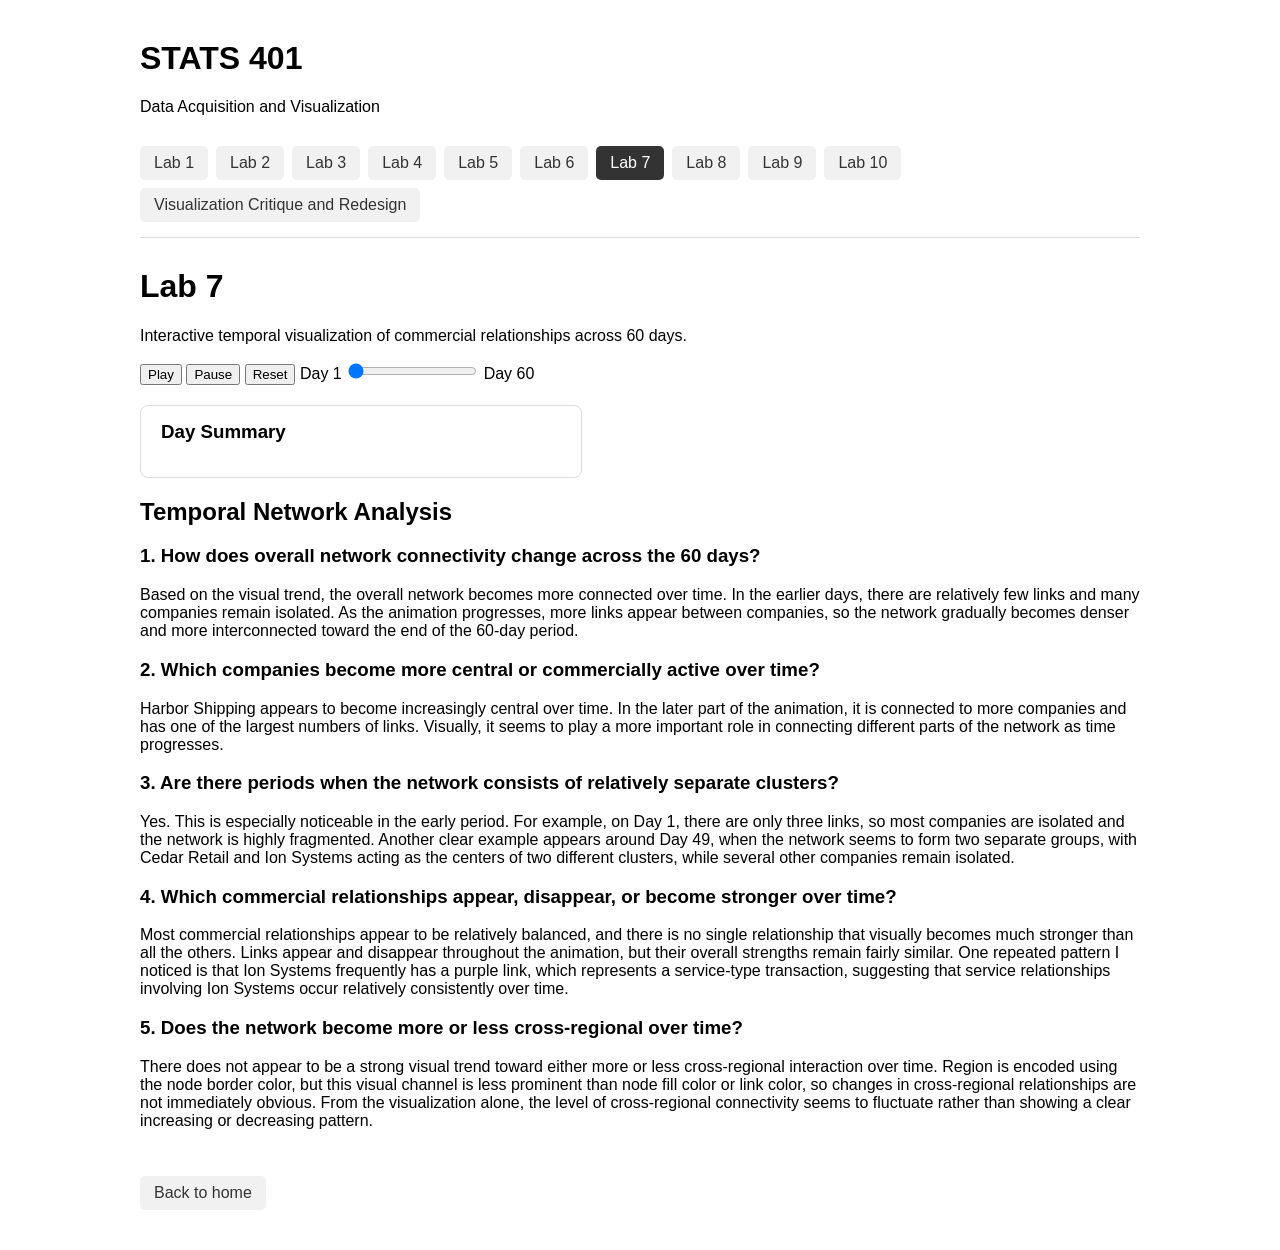
<file: lab7/index.html>
<!DOCTYPE html>

<html lang="en">

<head>

    <meta charset="UTF-8">

    <title>Lab 7: Temporal Data Visualization with D3</title>

    <link rel="stylesheet" href="style.css">

</head>

<body>

    <header>
      <h1>STATS 401</h1>
      <p>Data Acquisition and Visualization</p>
    </header>

    <nav class="lab-nav">

     <a href="../lab1/index.html">Lab 1</a>
     <a href="../lab2/index.html">Lab 2</a>
     <a href="../lab3/index.html">Lab 3</a>
     <a href="../lab4/index.html">Lab 4</a>
     <a href="../lab5/index.html">Lab 5</a>
     <a href="../lab6/index.html">Lab 6</a>
     <span class="active">Lab 7</span>
     <a href="../lab8/index.html">Lab 8</a>
     <a href="../lab9/index.html">Lab 9</a>
     <a href="../lab10/index.html">Lab 10</a>
     <a href="../personaltask/index.html">Visualization Critique and Redesign</a>

    </nav>

    <h1>Lab 7</h1>

    <p>
       Interactive temporal visualization of commercial relationships across 60 days.
    </p>


    <div class="controls">
    <button id="play">Play</button>
    <button id="pause">Pause</button>
    <button id="reset">Reset</button>

    <span>Day 1</span>

    <input
        type="range"
        id="time-slider"
        min="1"
        max="60"
        step="1"
        value="1"
    >

    <span>Day 60</span>
</div>

<div id="current-date"></div>

<div id="chart"></div>
<div id="day-summary">
    <h3>Day Summary</h3>
    <p id="summary-day"></p>
    <p id="summary-active-companies"></p>
    <p id="summary-active-links"></p>
    <p id="summary-total-value"></p>
    <p id="summary-total-transactions"></p>
</div>

<div id="tooltip"></div>

<section id="questions">
    <h2>Temporal Network Analysis</h2>

    <div class="question">
        <h3>1. How does overall network connectivity change across the 60 days?</h3>
        <p>
            Based on the visual trend, the overall network becomes more connected over time.
            In the earlier days, there are relatively few links and many companies remain isolated.
            As the animation progresses, more links appear between companies, so the network gradually
            becomes denser and more interconnected toward the end of the 60-day period.
        </p>
    </div>

    <div class="question">
        <h3>2. Which companies become more central or commercially active over time?</h3>
        <p>
            Harbor Shipping appears to become increasingly central over time.
            In the later part of the animation, it is connected to more companies and has one of the
            largest numbers of links. Visually, it seems to play a more important role in connecting
            different parts of the network as time progresses.
        </p>
    </div>

    <div class="question">
        <h3>3. Are there periods when the network consists of relatively separate clusters?</h3>
        <p>
            Yes. This is especially noticeable in the early period. For example, on Day 1,
            there are only three links, so most companies are isolated and the network is highly fragmented.
            Another clear example appears around Day 49, when the network seems to form two separate groups,
            with Cedar Retail and Ion Systems acting as the centers of two different clusters,
            while several other companies remain isolated.
        </p>
    </div>

    <div class="question">
        <h3>4. Which commercial relationships appear, disappear, or become stronger over time?</h3>
        <p>
            Most commercial relationships appear to be relatively balanced, and there is no single
            relationship that visually becomes much stronger than all the others. Links appear and disappear
            throughout the animation, but their overall strengths remain fairly similar. One repeated pattern
            I noticed is that Ion Systems frequently has a purple link, which represents a service-type
            transaction, suggesting that service relationships involving Ion Systems occur relatively
            consistently over time.
        </p>
    </div>

    <div class="question">
        <h3>5. Does the network become more or less cross-regional over time?</h3>
        <p>
            There does not appear to be a strong visual trend toward either more or less cross-regional
            interaction over time. Region is encoded using the node border color, but this visual channel
            is less prominent than node fill color or link color, so changes in cross-regional relationships
            are not immediately obvious. From the visualization alone, the level of cross-regional
            connectivity seems to fluctuate rather than showing a clear increasing or decreasing pattern.
        </p>
    </div>
</section>

   <script src="https://d3js.org/d3.v7.min.js"></script>
<script src="lab7.js"></script>

    <a href="../index.html" class="back-home">
        Back to home
    </a>

</body>

</html>
</file>
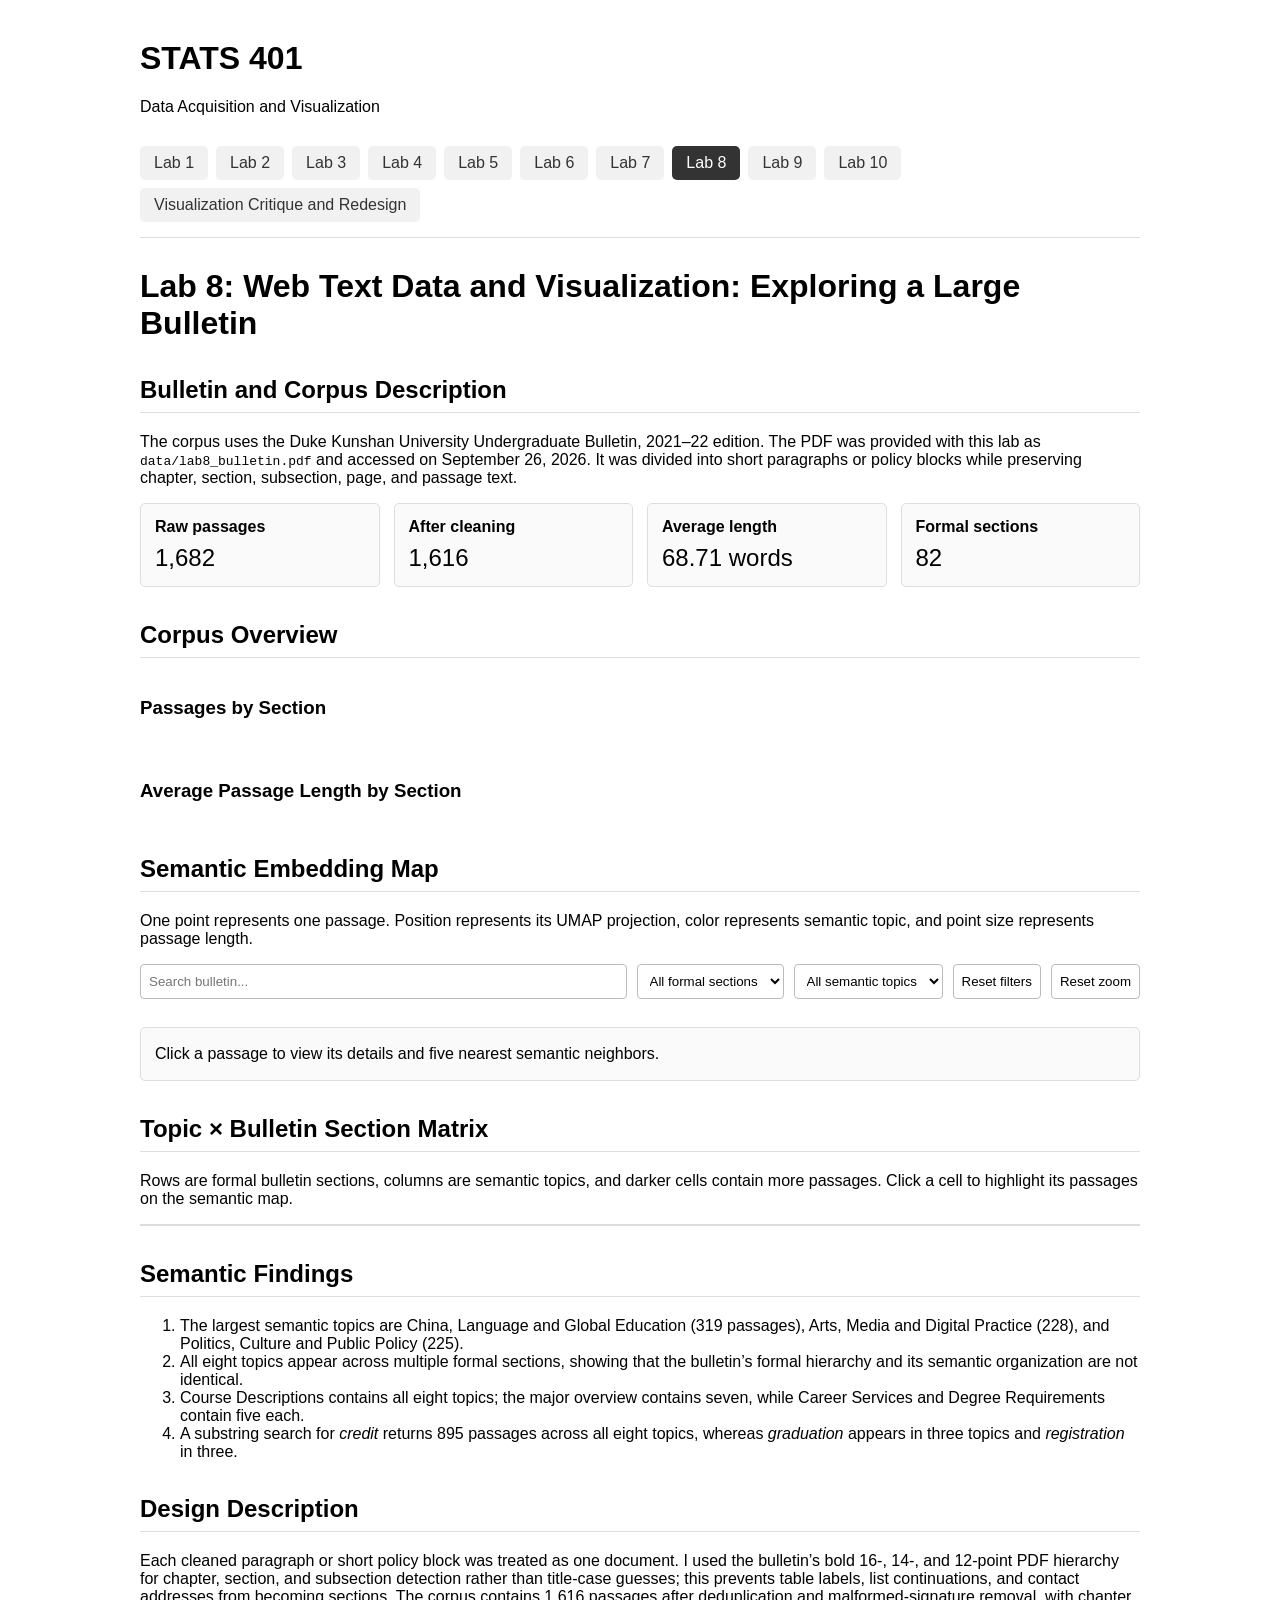
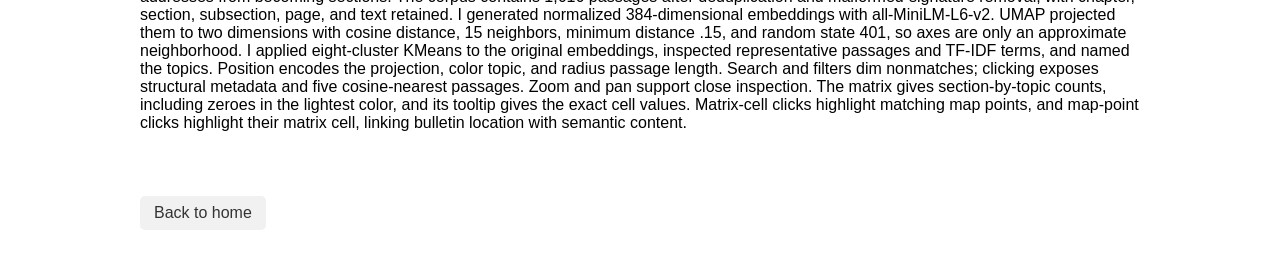
<file: lab8/index.html>
<!DOCTYPE html>
<html lang="en">
<head>
    <meta charset="UTF-8">
    <title>Lab 8</title>
    <link rel="stylesheet" href="style.css">
</head>
<body>
    <header>
        <h1>STATS 401</h1>
        <p>Data Acquisition and Visualization</p>
    </header>

    <nav class="lab-nav">
        <a href="../lab1/index.html">Lab 1</a>
        <a href="../lab2/index.html">Lab 2</a>
        <a href="../lab3/index.html">Lab 3</a>
        <a href="../lab4/index.html">Lab 4</a>
        <a href="../lab5/index.html">Lab 5</a>
        <a href="../lab6/index.html">Lab 6</a>
        <a href="../lab7/index.html">Lab 7</a>
        <span class="active">Lab 8</span>
        <a href="../lab9/index.html">Lab 9</a>
        <a href="../lab10/index.html">Lab 10</a>
        <a href="../personaltask/index.html">Visualization Critique and Redesign</a>
    </nav>

    <h1>Lab 8: Web Text Data and Visualization: Exploring a Large Bulletin</h1>

    <section>
        <h2>Bulletin and Corpus Description</h2>
        <p>The corpus uses the Duke Kunshan University Undergraduate Bulletin, 2021–22 edition. The PDF was provided with this lab as <code>data/lab8_bulletin.pdf</code> and accessed on September 26, 2026. It was divided into short paragraphs or policy blocks while preserving chapter, section, subsection, page, and passage text.</p>
        <div class="summary-grid">
            <div><strong>Raw passages</strong><span>1,682</span></div>
            <div><strong>After cleaning</strong><span>1,616</span></div>
            <div><strong>Average length</strong><span>68.71 words</span></div>
            <div><strong>Formal sections</strong><span>82</span></div>
        </div>
    </section>

    <section>
        <h2>Corpus Overview</h2>
        <div class="overview-grid">
            <div><h3>Passages by Section</h3><div id="section-chart"></div></div>
            <div><h3>Average Passage Length by Section</h3><div id="length-chart"></div></div>
        </div>
    </section>

    <section>
        <h2>Semantic Embedding Map</h2>
        <p>One point represents one passage. Position represents its UMAP projection, color represents semantic topic, and point size represents passage length.</p>
        <div class="controls">
            <input type="text" id="search" placeholder="Search bulletin...">
            <select id="section-filter"><option value="">All formal sections</option></select>
            <select id="topic-filter"><option value="">All semantic topics</option></select>
            <button id="reset-filters">Reset filters</button>
            <button id="reset-zoom">Reset zoom</button>
        </div>
        <div id="semantic-map"></div>
        <div id="topic-legend" class="legend"></div>
        <div id="detail-panel">Click a passage to view its details and five nearest semantic neighbors.</div>
    </section>

    <section>
        <h2>Topic × Bulletin Section Matrix</h2>
        <p>Rows are formal bulletin sections, columns are semantic topics, and darker cells contain more passages. Click a cell to highlight its passages on the semantic map.</p>
        <div id="matrix-legend" class="matrix-legend"></div>
        <div id="matrix"></div>
    </section>

    <section>
        <h2>Semantic Findings</h2>
        <ol>
            <li>The largest semantic topics are China, Language and Global Education (319 passages), Arts, Media and Digital Practice (228), and Politics, Culture and Public Policy (225).</li>
            <li>All eight topics appear across multiple formal sections, showing that the bulletin’s formal hierarchy and its semantic organization are not identical.</li>
            <li>Course Descriptions contains all eight topics; the major overview contains seven, while Career Services and Degree Requirements contain five each.</li>
            <li>A substring search for <em>credit</em> returns 895 passages across all eight topics, whereas <em>graduation</em> appears in three topics and <em>registration</em> in three.</li>
        </ol>
    </section>

    <section>
        <h2>Design Description</h2>
        <p>Each cleaned paragraph or short policy block was treated as one document. I used the bulletin’s bold 16-, 14-, and 12-point PDF hierarchy for chapter, section, and subsection detection rather than title-case guesses; this prevents table labels, list continuations, and contact addresses from becoming sections. The corpus contains 1,616 passages after deduplication and malformed-signature removal, with chapter, section, subsection, page, and text retained. I generated normalized 384-dimensional embeddings with all-MiniLM-L6-v2. UMAP projected them to two dimensions with cosine distance, 15 neighbors, minimum distance .15, and random state 401, so axes are only an approximate neighborhood. I applied eight-cluster KMeans to the original embeddings, inspected representative passages and TF-IDF terms, and named the topics. Position encodes the projection, color topic, and radius passage length. Search and filters dim nonmatches; clicking exposes structural metadata and five cosine-nearest passages. Zoom and pan support close inspection. The matrix gives section-by-topic counts, including zeroes in the lightest color, and its tooltip gives the exact cell values. Matrix-cell clicks highlight matching map points, and map-point clicks highlight their matrix cell, linking bulletin location with semantic content.</p>
    </section>

    <a href="../index.html" class="back-home">Back to home</a>
    <script src="https://d3js.org/d3.v7.min.js"></script>
    <script src="lab8.js"></script>
</body>
</html>
</file>
<file: lab7/style.css>
body {
    font-family: Arial, sans-serif;
    max-width: 1000px;
    margin: 40px auto;
    padding: 0 20px;
}


.bar:hover {
    fill: orange;
}

.score-label {
    font-size: 17px;
    font-weight: bold;
    fill: #333;
}

.name-label {
    font-size: 15px;
    fill: #666;
}

.back-home {
    display: inline-block;
    margin-top: 30px;
    padding: 8px 14px;

    text-decoration: none;
    color: #333;
    background: #f1f1f1;

    border-radius: 5px;
}

.back-home:hover {
    background: #333;
    color: white;
}

#svg-chart1 svg {
    display: block;
    margin: 0 auto;
}

.lab-nav {
    display: flex;
    flex-wrap: wrap;
    gap: 8px;
    margin: 30px 0;
    padding-bottom: 15px;
    border-bottom: 1px solid #ddd;
}

.lab-nav a {
    padding: 8px 14px;
    text-decoration: none;
    background: #f1f1f1;
    color: #333;
    border-radius: 5px;
}

.lab-nav a:hover {
    background: #333;
    color: white;
}

.lab-nav .active {
    padding: 8px 14px;
    border-radius: 5px;
    background: #333;
    color: white;
}

.tooltip {
    position: absolute;
    opacity: 0;
    pointer-events: none;
    background: white;
    border: 1px solid #aaa;
    padding: 8px 10px;
    border-radius: 4px;
}

#day-summary {
    margin-top: 20px;
    padding: 15px 20px;
    border: 1px solid #ddd;
    border-radius: 8px;
    width: 400px;
}

#day-summary h3 {
    margin-top: 0;
}

#day-summary p {
    margin: 6px 0;
}
</file>
<file: lab8/style.css>
body {
    font-family: Arial, sans-serif;
    max-width: 1000px;
    margin: 40px auto;
    padding: 0 20px;
}


.bar:hover {
    fill: orange;
}

.bar-value {
    font-size: 12px;
    font-weight: bold;
    fill: #333;
}

.score-label {
    font-size: 17px;
    font-weight: bold;
    fill: #333;
}

.name-label {
    font-size: 15px;
    fill: #666;
}

.back-home {
    display: inline-block;
    margin-top: 30px;
    padding: 8px 14px;

    text-decoration: none;
    color: #333;
    background: #f1f1f1;

    border-radius: 5px;
}

.back-home:hover {
    background: #333;
    color: white;
}

#svg-chart1 svg {
    display: block;
    margin: 0 auto;
}

.lab-nav {
    display: flex;
    flex-wrap: wrap;
    gap: 8px;
    margin: 30px 0;
    padding-bottom: 15px;
    border-bottom: 1px solid #ddd;
}

.lab-nav a {
    padding: 8px 14px;
    text-decoration: none;
    background: #f1f1f1;
    color: #333;
    border-radius: 5px;
}

.lab-nav a:hover {
    background: #333;
    color: white;
}

.lab-nav .active {
    padding: 8px 14px;
    border-radius: 5px;
    background: #333;
    color: white;
}

.tooltip {
    position: absolute;
    opacity: 0;
    pointer-events: none;
    background: white;
    border: 1px solid #aaa;
    padding: 8px 10px;
    border-radius: 4px;
}

section {
    margin: 34px 0;
}

h2 {
    border-bottom: 1px solid #ddd;
    padding-bottom: 8px;
}

.summary-grid, .overview-grid {
    display: grid;
    grid-template-columns: repeat(auto-fit, minmax(190px, 1fr));
    gap: 14px;
}

.overview-grid {
    grid-template-columns: 1fr;
    gap: 24px;
}

.summary-grid div, #detail-panel {
    border: 1px solid #ddd;
    border-radius: 5px;
    padding: 14px;
    background: #fafafa;
}

.summary-grid span {
    display: block;
    font-size: 24px;
    margin-top: 8px;
}

.controls {
    display: flex;
    flex-wrap: wrap;
    gap: 10px;
    margin: 16px 0;
}

.controls input, .controls select, .controls button {
    padding: 8px;
    border: 1px solid #bbb;
    border-radius: 4px;
    background: white;
}

.controls input {
    flex: 1 1 240px;
}

#semantic-map svg, #section-chart svg, #length-chart svg {
    width: 100%;
    height: auto;
    border: 1px solid #ddd;
    background: white;
}

.passage {
    stroke: #333;
    stroke-width: .35px;
    cursor: pointer;
}

.passage.selected {
    stroke: #000;
    stroke-width: 3px;
}

.passage.neighbor {
    stroke: #000;
    stroke-width: 1.5px;
}

.legend {
    display: flex;
    flex-wrap: wrap;
    gap: 8px 16px;
    margin: 12px 0;
}

.matrix-legend {
    margin: 10px 0;
    font-size: 13px;
    color: #555;
}

.legend span {
    font-size: 13px;
}

.legend i {
    display: inline-block;
    width: 11px;
    height: 11px;
    margin-right: 5px;
    border-radius: 50%;
}

#detail-panel {
    line-height: 1.5;
}

#matrix {
    overflow: auto;
    border: 1px solid #ddd;
    background: white;
}

.matrix-cell {
    cursor: pointer;
}

.active-cell {
    stroke: #111;
    stroke-width: 2px;
}

.topic-label, .section-label {
    font-size: 11px;
}

.topic-label {
    fill: #333;
    font-weight: bold;
}

.section-label {
    fill: #666;
}
</file>
